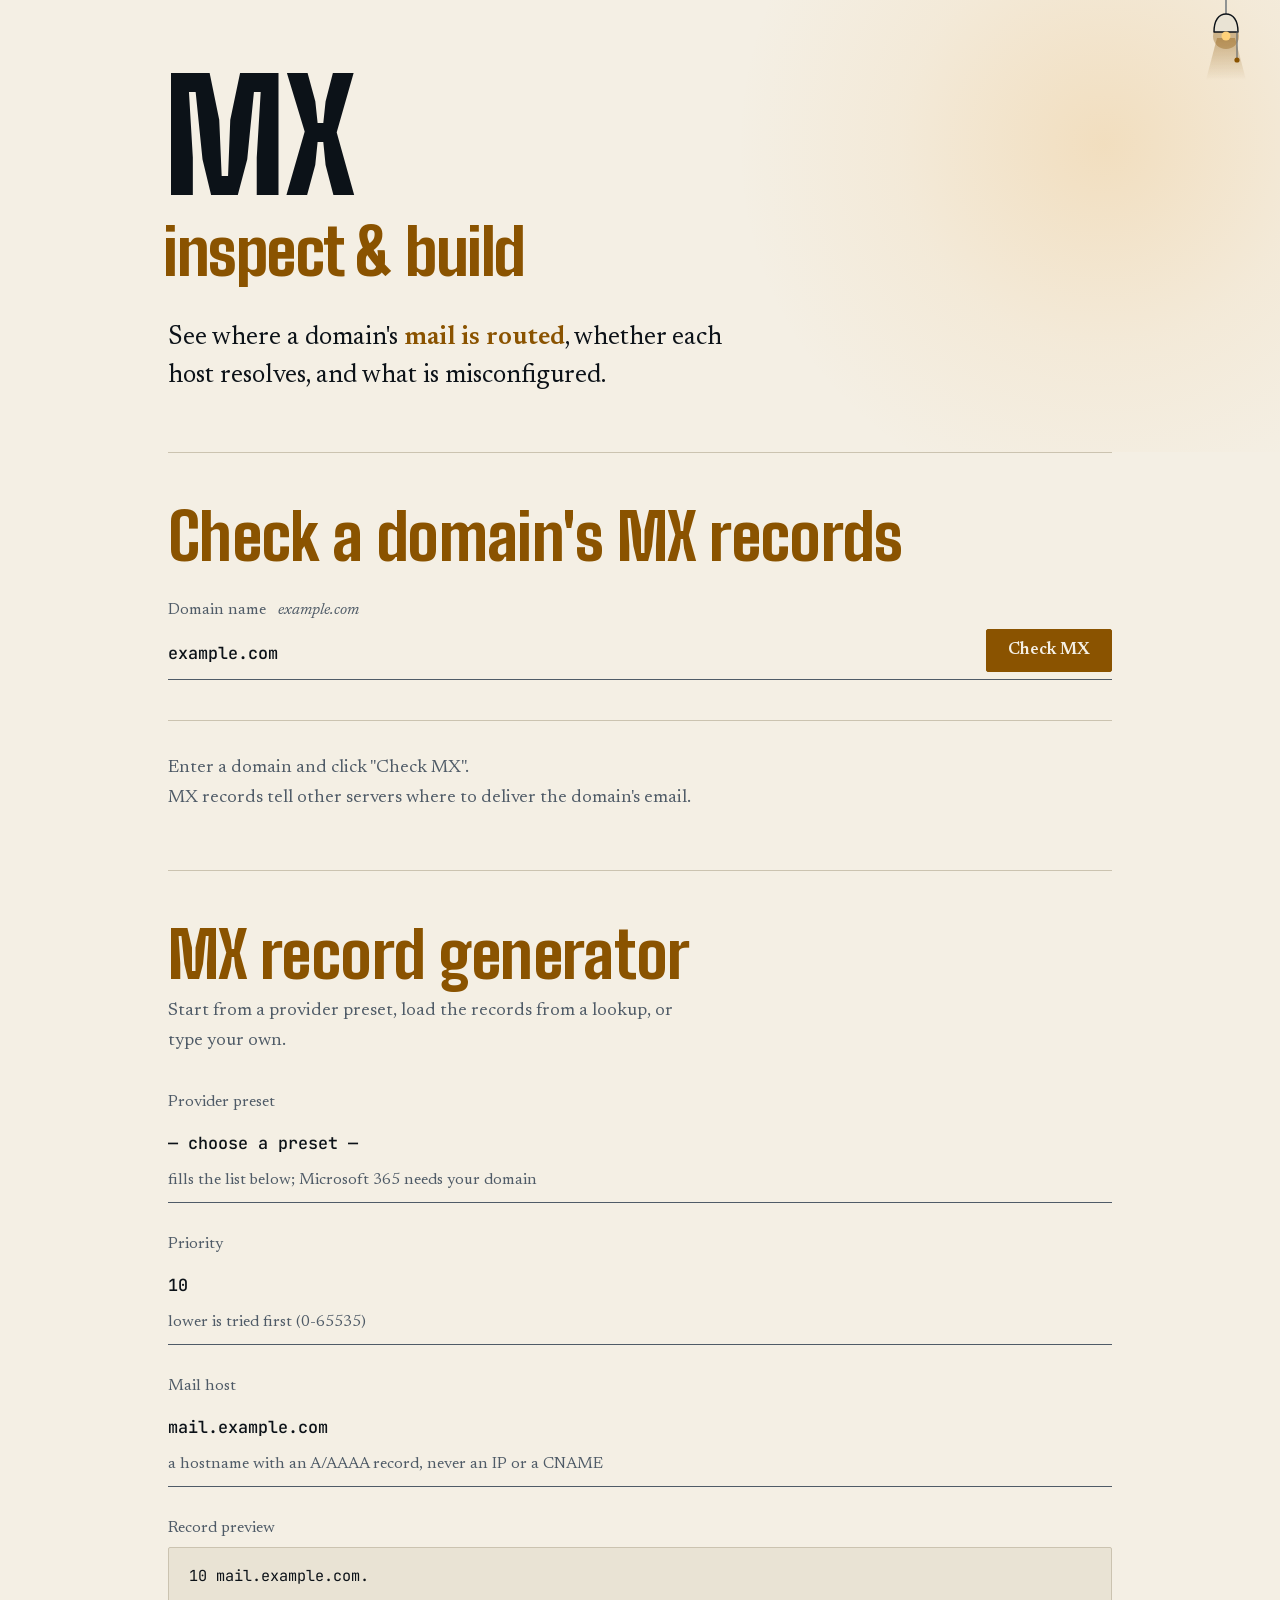
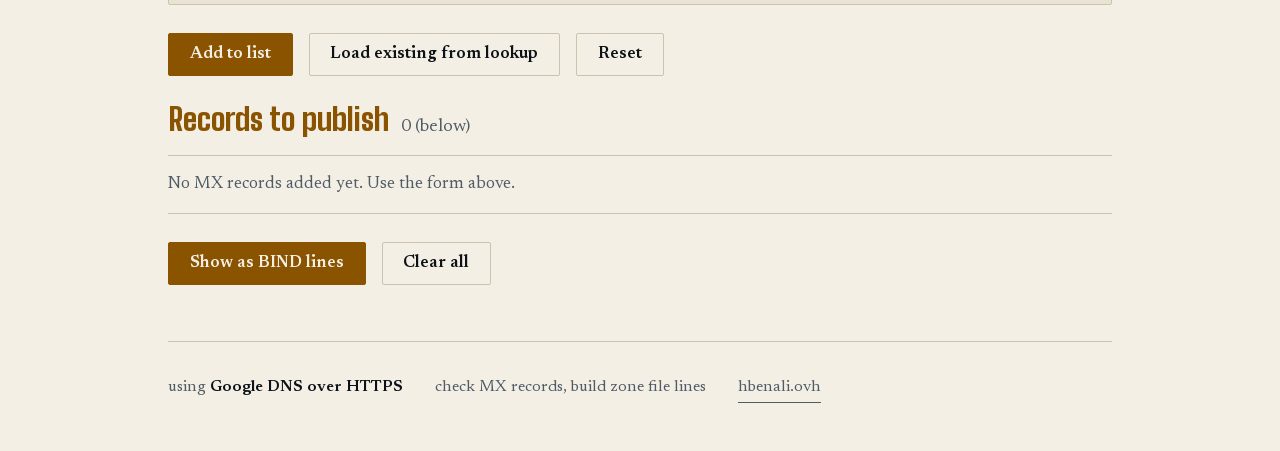
<file: index.html>
<!DOCTYPE html>
<html lang="en">
<head>
  <meta charset="UTF-8">
  <meta name="viewport" content="width=device-width, initial-scale=1.0">
  <title>MX Checker — DNS MX Record Inspector</title>
  <meta name="description" content="Free MX record checker. Look up a domain's mail exchangers, see priorities and whether each mail host resolves, detect the mail provider, and catch null MX, CNAME and duplicate-priority mistakes.">
  <meta name="robots" content="index, follow">
  <link rel="canonical" href="https://mx.hbenali.ovh/">

  <!-- Security (static hosting: no custom HTTP headers, so CSP/referrer are set here; X-Frame-Options/X-Content-Type-Options need a real header and aren't achievable via meta) -->
  <meta http-equiv="Content-Security-Policy" content="default-src 'self'; script-src 'self'; style-src 'self'; font-src 'self'; img-src 'self' data:; connect-src 'self' https://dns.google; object-src 'none'; base-uri 'self'; form-action 'self'">
  <meta name="referrer" content="strict-origin-when-cross-origin">

  <!-- Open Graph -->
  <meta property="og:type" content="website">
  <meta property="og:title" content="MX Checker — DNS MX Record Inspector">
  <meta property="og:description" content="Inspect any domain's MX records, mail host resolution and common mail-routing mistakes.">
  <meta property="og:url" content="https://mx.hbenali.ovh/">
  <meta property="og:site_name" content="MX Checker">
  <meta property="og:locale" content="en_US">
  <meta property="og:image" content="https://mx.hbenali.ovh/favicon.svg">
  <meta property="og:image:type" content="image/svg+xml">

  <!-- Twitter Card -->
  <meta name="twitter:card" content="summary">
  <meta name="twitter:title" content="MX Checker — DNS MX Record Inspector">
  <meta name="twitter:description" content="Inspect any domain's MX records, mail host resolution and common mail-routing mistakes.">
  <meta name="twitter:image" content="https://mx.hbenali.ovh/favicon.svg">

  <!-- SVG Favicon -->
  <link rel="icon" type="image/svg+xml" href="/favicon.svg">
  <link rel="alternate icon" href="/favicon.ico">
  <link rel="apple-touch-icon" href="/apple-touch-icon.png">
  <meta name="color-scheme" content="dark light">
  <meta name="theme-color" content="#0c1218" media="(prefers-color-scheme: dark)">
  <meta name="theme-color" content="#f4efe4" media="(prefers-color-scheme: light)">
  <link rel="manifest" href="/manifest.json">
  <meta name="mobile-web-app-capable" content="yes">
  <meta name="apple-mobile-web-app-capable" content="yes">
  <meta name="apple-mobile-web-app-status-bar-style" content="black-translucent">
  <meta name="apple-mobile-web-app-title" content="MX Checker">

  <!-- dns.google is only hit on-demand after a lookup -->
  <link rel="dns-prefetch" href="https://dns.google">

  <!-- Structured data -->
  <script type="application/ld+json">
  {
    "@context": "https://schema.org",
    "@graph": [
      {
        "@type": "WebSite",
        "url": "https://mx.hbenali.ovh/",
        "name": "MX Checker",
        "description": "Free MX record checker for inspecting DNS mail exchanger records.",
        "potentialAction": {
          "@type": "SearchAction",
          "target": "https://mx.hbenali.ovh/?domain={search_term_string}",
          "query-input": "required name=search_term_string"
        }
      },
      {
        "@type": "WebApplication",
        "name": "MX Checker",
        "url": "https://mx.hbenali.ovh/",
        "applicationCategory": "UtilitiesApplication",
        "operatingSystem": "Any",
        "description": "Check any domain's MX records, resolve its mail hosts and generate BIND MX lines.",
        "offers": {
          "@type": "Offer",
          "price": "0",
          "priceCurrency": "USD"
        }
      }
    ]
  }
  </script>


  <link rel="preload" href="/fonts/big-shoulders-latin-wght.woff2" as="font" type="font/woff2" crossorigin>
  <link rel="preload" href="/fonts/newsreader-latin-wght.woff2" as="font" type="font/woff2" crossorigin>
  <script src="/theme.js"></script>
  <link rel="stylesheet" href="/site.css">
</head>

<body>
<a class="skip" href="#domainInput">Skip to the tool</a>
<header class="hero">
  <div class="wrap">
    <h1 class="display">
      <span class="line"><span>MX</span></span>
      <span class="line"><span>inspect &amp; build</span></span>
    </h1>
    <p class="lead">See where a domain's <strong>mail is routed</strong>, whether each host resolves, and what is misconfigured.</p>
  </div>
</header>

<main>
  <section class="block wrap" aria-labelledby="lookupTitle">
    <h2 class="block-title" id="lookupTitle">Check a domain's MX records</h2>

    <div class="field input-group">
      <label for="domainInput">
        <span>Domain name</span>
        <i>example.com</i>
      </label>
      <div class="field-row domain-input-wrapper">
        <input type="text" id="domainInput" placeholder="e.g. example.com" value="example.com" spellcheck="false" autocomplete="off">
        <button class="btn" id="checkBtn">
          <span id="btnText">Check MX</span>
          <span id="btnLoader" hidden></span>
        </button>
      </div>
    </div>

    <div class="result-area" id="resultContainer" aria-live="polite">
      <div class="state empty empty-state" id="placeholderState">
        <p>Enter a domain and click "Check MX".<br>MX records tell other servers where to deliver the domain's email.</p>
      </div>
      <div id="recordsContainer" hidden></div>
      <div id="errorContainer" hidden></div>
    </div>
  </section>

  <section class="block wrap generator-section" aria-labelledby="genTitle">
    <h2 class="block-title" id="genTitle">MX record generator</h2>
    <p class="block-note">Start from a provider preset, load the records from a lookup, or type your own.</p>
    <div class="gen-grid">
      <div class="gen-row">
        <label class="gen-label" for="genPreset">Provider preset</label>
        <select id="genPreset"></select>
        <span class="hint">fills the list below; Microsoft 365 needs your domain</span>
      </div>
      <div class="gen-row">
        <label class="gen-label" for="genPref">Priority</label>
        <input type="number" id="genPref" min="0" max="65535" value="10" inputmode="numeric">
        <span class="hint">lower is tried first (0-65535)</span>
      </div>
      <div class="gen-row">
        <label class="gen-label" for="genHost">Mail host</label>
        <input type="text" id="genHost" placeholder="mail.example.com" value="mail.example.com" spellcheck="false" autocomplete="off">
        <span class="hint">a hostname with an A/AAAA record, never an IP or a CNAME</span>
      </div>
      <div class="field-error" id="genError" role="alert"></div>

      <div>
        <div class="preview-label">Record preview</div>
        <div class="preview" id="generatedPreview"></div>
      </div>

      <div class="actions">
        <button id="addRecordBtn" class="btn">Add to list</button>
        <button id="loadExistingBtn" class="btn quiet">Load existing from lookup</button>
        <button id="clearGenBtn" class="btn quiet">Reset</button>
      </div>
      <div class="field-error" id="loadExistingHint" role="status">No existing records loaded yet — run a lookup above first.</div>

      <div>
        <div class="pub-head">
          <h3>Records to publish</h3>
          <span><span id="recordCount">0</span> (below)</span>
        </div>
        <ul id="generatedList" class="gen-list"></ul>
      </div>
      <div class="actions">
        <button id="generateBindText" class="btn">Show as BIND lines</button>
        <button id="clearAllRecords" class="btn quiet">Clear all</button>
      </div>
      <div id="bindOutput" class="preview bind-output" aria-live="polite"></div>
    </div>
  </section>
</main>

<div class="foot">
  <footer>
    <span>using <strong>Google DNS over HTTPS</strong></span>
    <span>check MX records, build zone file lines</span>
    <a href="https://hbenali.ovh" target="_blank" rel="noopener noreferrer">hbenali.ovh</a>
  </footer>
</div>

<script src="/app.js" defer></script>
</body>
</html>
</file>
<file: site.css>
/* mx.hbenali.ovh: one stylesheet for every page. Dark editorial design system shared with hbenali.ovh.
   Fonts are self-hosted (see fonts/README.md). */

@font-face { font-family: 'Big Shoulders'; font-style: normal; font-weight: 600 900; font-display: swap; src: url('fonts/big-shoulders-latin-wght.woff2') format('woff2'); }
@font-face { font-family: 'Newsreader'; font-style: normal; font-weight: 200 800; font-display: swap; src: url('fonts/newsreader-latin-wght.woff2') format('woff2'); }
@font-face { font-family: 'Newsreader'; font-style: italic; font-weight: 200 800; font-display: swap; src: url('fonts/newsreader-italic-latin-wght.woff2') format('woff2'); }
@font-face { font-family: 'JetBrains Mono'; font-style: normal; font-weight: 100 800; font-display: swap; src: url('fonts/jetbrains-mono-latin-wght.woff2') format('woff2'); }

:root {
    --ink: #0c1218;
    --slate: #17212b;
    --line: #263341;
    --bone: #e7e1d3;
    --mist: #8e9aa6;
    --sodium: #e9a23b;
    --verdigris: #5db7a0;
    --fail: #e5776f;
    --glow: rgba(233, 162, 59, 0.2);
    --glow-soft: rgba(233, 162, 59, 0.06);

    --display: 'Big Shoulders', 'Arial Narrow', Impact, sans-serif;
    --serif: 'Newsreader', Georgia, serif;
    --mono: 'JetBrains Mono', ui-monospace, monospace;

    --gutter: clamp(1.5rem, 4vw, 2.5rem);
    color-scheme: dark;
}

/* Light: follows the system setting until the lamp (theme.js) is used. Dark above is the default and the identity.
   Contrast on --ink (page) / --slate (surface): text 16/14.7, muted 6.0/5.4, accent 5.5/4.9, ok 5.2/4.7, fail 5.7/5.1. */
@media (prefers-color-scheme: light) {
    :root:not([data-theme="dark"]) {
        --ink: #f4efe4;
        --slate: #e9e3d4;
        --line: #cbc3b0;
        --bone: #0c1218;
        --mist: #4f5b67;
        --sodium: #8a5300;
        --verdigris: #1b7058;
        --fail: #b3261e;
        --glow: rgba(233, 162, 59, 0.22);
        --glow-soft: rgba(233, 162, 59, 0.07);
        color-scheme: light;
    }
}
:root[data-theme="light"] {
    --ink: #f4efe4;
    --slate: #e9e3d4;
    --line: #cbc3b0;
    --bone: #0c1218;
    --mist: #4f5b67;
    --sodium: #8a5300;
    --verdigris: #1b7058;
    --fail: #b3261e;
    --glow: rgba(233, 162, 59, 0.22);
    --glow-soft: rgba(233, 162, 59, 0.07);
    color-scheme: light;
}

*, *::before, *::after { box-sizing: border-box; margin: 0; padding: 0; }

html { background: var(--ink); }

body {
    min-height: 100vh;
    background: var(--ink);
    color: var(--bone);
    font-family: var(--serif);
    font-size: 1.125rem;
    line-height: 1.7;
    font-optical-sizing: auto;
    -webkit-font-smoothing: antialiased;
    text-rendering: optimizeLegibility;
}

::selection { background: var(--sodium); color: var(--ink); }
:focus-visible { outline: 2px solid var(--sodium); outline-offset: 4px; border-radius: 2px; }

a { color: inherit; }
ul { list-style: none; }
strong { font-weight: 600; }
code { font-family: var(--mono); font-size: 0.85em; background: var(--slate); padding: 0.1em 0.4em; border-radius: 2px; overflow-wrap: anywhere; }
[hidden] { display: none !important; }

.sr-only { position: absolute; width: 1px; height: 1px; overflow: hidden; clip-path: inset(50%); white-space: nowrap; }
.skip { position: fixed; top: 0.75rem; left: 0.75rem; z-index: 60; background: var(--sodium); color: var(--ink); padding: 0.5rem 1rem; transform: translateY(-300%); }
.skip:focus { transform: none; }

/* Underline that draws in on hover and focus. */
.link, footer a, .note a {
    text-decoration: none;
    background-image: linear-gradient(currentColor, currentColor);
    background-repeat: no-repeat;
    background-size: 100% 1px;
    background-position: 0 100%;
    padding-bottom: 2px;
    transition: background-size 0.35s cubic-bezier(0.22, 1, 0.36, 1), color 0.2s;
}
.link:hover, .link:focus-visible, footer a:hover, footer a:focus-visible, .note a:hover, .note a:focus-visible { color: var(--sodium); background-size: 100% 2px; }

.display { font-family: var(--display); font-weight: 800; line-height: 0.86; letter-spacing: -0.01em; }

.wrap { max-width: 64rem; margin: 0 auto; padding-inline: var(--gutter); }

/* Hero */
.hero { position: relative; isolation: isolate; overflow: hidden; padding-block: 4.5rem 3.5rem; }
.hero::before {
    content: ''; position: absolute; z-index: -1; top: -14rem; right: -12rem;
    width: min(46rem, 140vw); aspect-ratio: 1; border-radius: 50%;
    background: radial-gradient(closest-side, var(--glow), var(--glow-soft) 55%, transparent);
    pointer-events: none;
}
.hero h1 { font-size: clamp(4rem, 17vw, 9.5rem); margin-left: -0.03em; }
.hero h1 .line { display: block; overflow: hidden; padding-bottom: 0.05em; }
.hero h1 .line > span { display: block; animation: rise 1.1s cubic-bezier(0.16, 1, 0.3, 1) both; }
.hero h1 .line:nth-child(2) { color: var(--sodium); font-size: 0.42em; line-height: 1; margin-top: 0.15em; }
.hero h1 .line:nth-child(2) > span { animation-delay: 0.13s; }
.hero .lead { margin-top: 2rem; max-width: 40ch; font-size: clamp(1.25rem, 2.4vw, 1.6rem); line-height: 1.5; animation: fade 0.9s 0.5s both; }
.hero .lead strong { color: var(--sodium); font-weight: 600; }

@keyframes rise { from { transform: translateY(108%); } }
@keyframes fade { from { opacity: 0; transform: translateY(12px); } }

/* Sections */
.block { position: relative; padding-block: 3.5rem; }
.block::before { content: ''; position: absolute; top: 0; left: var(--gutter); right: var(--gutter); height: 1px; background: var(--line); }
.block-title { font-family: var(--display); font-weight: 800; font-size: clamp(2.6rem, 7vw, 4rem); line-height: 0.9; letter-spacing: -0.01em; color: var(--sodium); }
.block-note { margin-top: 0.75rem; max-width: 52ch; color: var(--mist); }

/* Fields */
.field { margin-top: 2rem; }
.field label, .gen-label { display: block; color: var(--mist); font-size: 1rem; margin-bottom: 0.3rem; }
.field label i { font-style: italic; margin-left: 0.5rem; }
.field-row { display: flex; align-items: stretch; gap: 1rem; border-bottom: 1px solid var(--mist); transition: border-color 0.2s; }
.field-row:focus-within { border-color: var(--sodium); }
input[type="text"], input[type="number"], select {
    background: none; border: 0; color: var(--bone); border-radius: 0;
    font: 500 1.05rem/1.3 var(--mono); padding: 0.75rem 0; outline: 0; min-width: 0;
}
.field-row input { flex: 1; }
input::placeholder { color: var(--mist); opacity: 0.8; }
select { cursor: pointer; width: 100%; appearance: none; -webkit-appearance: none; }
select option { background: var(--slate); color: var(--bone); }

.btn {
    display: inline-flex; align-items: center; justify-content: center; gap: 0.6rem;
    background: var(--sodium); color: var(--ink); border: 1px solid var(--sodium); padding: 0.55rem 1.3rem;
    font: 600 1.05rem/1.4 var(--serif); border-radius: 2px; cursor: pointer;
    transition: background-color 0.2s, color 0.2s, transform 0.2s;
}
.btn:hover, .btn:focus-visible { background: var(--bone); border-color: var(--bone); transform: translateY(-2px); }
.btn:disabled { opacity: 0.7; cursor: progress; transform: none; }
.btn.quiet { background: none; color: var(--bone); border-color: var(--line); }
.btn.quiet:hover, .btn.quiet:focus-visible { border-color: var(--sodium); color: var(--sodium); background: none; }
.field-row .btn { align-self: center; margin-bottom: 0.4rem; }

.loader { width: 0.9rem; height: 0.9rem; border: 2px solid var(--ink); border-top-color: transparent; border-radius: 50%; animation: spin 0.8s linear infinite; }
@keyframes spin { to { transform: rotate(360deg); } }

/* Result states */
.result-area { margin-top: 2.5rem; }
.state { border-top: 1px solid var(--line); padding-top: 1.5rem; }
.state-title { font-family: var(--display); font-weight: 800; font-size: 1.9rem; line-height: 1.05; }
.state p { margin-top: 0.5rem; max-width: 60ch; color: var(--mist); }
.state p strong { color: var(--bone); }
.state.empty { color: var(--mist); }
.state.warn { border-top-color: var(--sodium); }
.state.warn .state-title { color: var(--sodium); }
.state.ok { border-top-color: var(--verdigris); }
.state.ok .state-title { color: var(--verdigris); }
.state.fail { border-top-color: var(--fail); }
.state.fail .state-title { color: var(--fail); }
.state.fail p { color: var(--bone); }
.badge-domain { font: 500 1rem var(--mono); color: var(--bone); overflow-wrap: anywhere; display: block; margin-top: 0.5rem; }

.record-list { margin-top: 1.25rem; }
.record-item { display: flex; flex-wrap: wrap; align-items: baseline; gap: 0.3rem 1.25rem; border-top: 1px solid var(--line); padding: 0.9rem 0; font: 0.95rem/1.5 var(--mono); }
.record-item:last-child { border-bottom: 1px solid var(--line); }
.flag-tag { color: var(--sodium); }
.flag-tag .k { font-family: var(--serif); color: var(--mist); font-size: 1rem; margin-right: 0.4rem; }
.record-value { overflow-wrap: anywhere; min-width: 0; }
.count { margin-top: 0.75rem; color: var(--mist); font-size: 1rem; }

/* Generator */
.gen-grid { margin-top: 2rem; display: grid; gap: 1.75rem; }
.gen-row { border-bottom: 1px solid var(--mist); transition: border-color 0.2s; position: relative; }
.gen-row:focus-within { border-color: var(--sodium); }
.gen-row .hint { color: var(--mist); font-size: 1rem; display: block; padding-bottom: 0.5rem; }
.gen-row.v { border-bottom: 0; }
.value-input-wrapper { position: relative; border-bottom: 1px solid var(--mist); transition: border-color 0.2s; }
.value-input-wrapper:focus-within { border-color: var(--sodium); }
.value-input-wrapper input { width: 100%; }

.suggestions-dropdown {
    display: none; position: absolute; z-index: 20; left: 0; right: 0; top: 100%;
    max-height: 14rem; overflow-y: auto; background: var(--slate); border: 1px solid var(--line); border-radius: 2px;
    font: 0.95rem/1.4 var(--mono);
}
.suggestions-dropdown div { padding: 0.55rem 0.9rem; cursor: pointer; border-bottom: 1px solid var(--line); overflow-wrap: anywhere; }
.suggestions-dropdown div:last-child { border-bottom: 0; }
.suggestions-dropdown div:hover, .suggestions-dropdown div.active { background: var(--ink); color: var(--sodium); }

.field-error { display: none; color: var(--fail); font-size: 1rem; }
.field-error.visible { display: block; }
#loadExistingHint.visible { color: var(--sodium); }

.preview { font: 0.95rem/1.6 var(--mono); background: var(--slate); border: 1px solid var(--line); border-radius: 2px; padding: 1rem 1.25rem; overflow-wrap: anywhere; }
.preview-label { color: var(--mist); font-size: 1rem; margin-bottom: 0.3rem; }

.actions { display: flex; flex-wrap: wrap; gap: 0.75rem 1rem; }
.pub-head { display: flex; align-items: baseline; gap: 0.75rem; flex-wrap: wrap; }
.pub-head h3 { font-family: var(--display); font-weight: 800; font-size: 1.9rem; line-height: 1.05; color: var(--sodium); }
.pub-head span { color: var(--mist); }
.gen-list { margin-top: 0.75rem; }
.gen-list li { display: flex; align-items: center; gap: 1rem; border-top: 1px solid var(--line); padding: 0.4rem 0; font: 0.95rem/1.5 var(--mono); }
.gen-list li:last-child { border-bottom: 1px solid var(--line); }
.gen-list li.none { font: inherit; font-family: var(--serif); font-size: 1.05rem; color: var(--mist); padding: 0.9rem 0; }
.gen-list li span { flex: 1; overflow-wrap: anywhere; min-width: 0; }
.remove-record { background: none; border: 1px solid transparent; color: var(--fail); font: 1.4rem/1 var(--serif); cursor: pointer; padding: 0.35rem 0.7rem; border-radius: 2px; }
.remove-record:hover { border-color: var(--fail); }
.bind-output { display: none; margin-top: 1rem; white-space: pre-wrap; overflow-wrap: anywhere; }

/* Footer */
footer { color: var(--mist); font-size: 1rem; }
.foot { max-width: 64rem; margin: 0 auto; padding: 0 var(--gutter) 3rem; }
.foot > footer { border-top: 1px solid var(--line); padding-top: 2rem; display: flex; flex-wrap: wrap; gap: 0.5rem 2rem; }
.foot strong { color: var(--bone); }

/* 404 */
.nf { min-height: 100vh; display: flex; flex-direction: column; justify-content: center; padding-block: 4rem; position: relative; isolation: isolate; overflow: hidden; }
.nf::before {
    content: ''; position: absolute; z-index: -1; top: -12rem; right: -10rem; width: min(40rem, 140vw); aspect-ratio: 1; border-radius: 50%;
    background: radial-gradient(closest-side, var(--glow), var(--glow-soft) 55%, transparent);
}
.nf-code { font-size: clamp(9rem, 34vw, 22rem); color: var(--sodium); }
.nf h1 { font-size: clamp(2.8rem, 7vw, 5rem); margin-top: 0.5rem; }
.nf .nf-lead { margin-top: 1rem; max-width: 40ch; color: var(--mist); font-size: 1.3rem; }
.nf-links { margin-top: 2rem; display: flex; flex-wrap: wrap; gap: 0.75rem 2rem; font-size: 1.25rem; }
.nf-search { margin-top: 3rem; max-width: 30rem; }

@media (prefers-reduced-motion: reduce) {
    *, *::before, *::after { animation-duration: 0.01ms !important; animation-delay: 0s !important; transition-duration: 0.01ms !important; }
}

/* ---- Theme lamp: pull-cord switch (see theme.js). Lamp on = light theme. ---- */
.theme-lamp {
    position: absolute; /* scrolls away with the page; fixed on pages with a fixed bar, see below */
    top: 0;
    inset-inline-end: clamp(0.75rem, 3vw, 2rem);
    z-index: 1000;
    display: block;
    width: 2.75rem;
    height: 5.25rem;
    padding: 0;
    border: 0;
    background: none;
    cursor: pointer;
    -webkit-tap-highlight-color: transparent;
}
/* Pages with a fixed top bar or fixed top-right controls: the lamp stays visible and the bar
   reserves room for it (lamp offset + lamp width + gap), so it never covers a link. */
html:has(.bar-inner) .theme-lamp,
html:has(.controls) .theme-lamp { position: fixed; }
.bar-inner { padding-inline-end: calc(clamp(0.75rem, 3vw, 2rem) + 2.75rem + 0.75rem); }
.controls { right: calc(clamp(0.75rem, 3vw, 2rem) + 2.75rem + 0.75rem); }
.theme-lamp svg { display: block; width: 100%; height: 100%; overflow: visible; pointer-events: none; }
.lamp-wire { stroke: var(--mist); stroke-width: 1.2; }
.lamp-shade { fill: var(--slate); stroke: var(--bone); stroke-width: 1.4; stroke-linejoin: round; }
.lamp-bulb { fill: var(--line); transition: fill 0.4s; }
.lamp-halo { fill: var(--sodium); opacity: 0; transition: opacity 0.5s; }
.lamp-cone { fill: url(#lamp-cone); opacity: 0; transition: opacity 0.5s; }
.lamp-stop-a { stop-color: var(--sodium); stop-opacity: 0.38; }
.lamp-stop-b { stop-color: var(--sodium); stop-opacity: 0; }
.lamp-cord { stroke: var(--mist); stroke-width: 1; }
.lamp-bead { fill: var(--sodium); }
.theme-lamp[data-on="true"] .lamp-bulb { fill: #ffd27a; }
.theme-lamp[data-on="true"] .lamp-halo { opacity: 0.35; }
.theme-lamp[data-on="true"] .lamp-cone { opacity: 1; }
.lamp-swing { transform-box: view-box; transform-origin: 22px 0; animation: lamp-swing 0.9s ease-out; }
.lamp-pull { animation: lamp-pull 0.45s cubic-bezier(0.3, 1.6, 0.5, 1); }
@keyframes lamp-swing { 20% { transform: rotate(-5deg); } 45% { transform: rotate(3.5deg); } 70% { transform: rotate(-1.5deg); } }
@keyframes lamp-pull { 35% { transform: translateY(10px); } }

/* The theme switch is a plain cross-fade of the whole page. */
html.theme-vt::view-transition-old(root) { animation: 0.45s ease both lamp-fade-out; }
html.theme-vt::view-transition-new(root) { animation: 0.45s ease both lamp-fade-in; }
@keyframes lamp-fade-out { to { opacity: 0; } }
@keyframes lamp-fade-in { from { opacity: 0; } }

@media (prefers-reduced-motion: reduce) {
    .lamp-swing, .lamp-pull { animation: none; }
    .lamp-bulb, .lamp-halo, .lamp-cone { transition: none; }
}

/* ---- MX checker ---- */
.gen-row input, .gen-row select { width: 100%; }
input[type="number"] { -moz-appearance: textfield; appearance: none; -webkit-appearance: none; }
input[type="number"]::-webkit-inner-spin-button, input[type="number"]::-webkit-outer-spin-button { -webkit-appearance: none; margin: 0; }
.mx-item { border-top: 1px solid var(--line); padding: 0.9rem 0; }
.mx-item:last-child { border-bottom: 1px solid var(--line); }
.mx-head { display: flex; flex-wrap: wrap; align-items: baseline; gap: 0.3rem 1.25rem; font: 0.95rem/1.5 var(--mono); }
.mx-host { overflow-wrap: anywhere; min-width: 0; }
.mx-role { color: var(--mist); font-family: var(--serif); font-size: 1rem; }
.mx-addrs { margin-top: 0.3rem; font: 0.85rem/1.6 var(--mono); color: var(--mist); overflow-wrap: anywhere; }
.mx-addrs .bad { color: var(--fail); }
.checks { margin-top: 1.5rem; }
.checks li { display: flex; gap: 0.9rem; align-items: baseline; border-top: 1px solid var(--line); padding: 0.55rem 0; }
.checks li:last-child { border-bottom: 1px solid var(--line); }
.chk { flex: none; min-width: 3.2rem; font: 600 0.75rem/1.6 var(--mono); letter-spacing: 0.05em; text-transform: uppercase; }
.chk.pass { color: var(--verdigris); }
.chk.warn { color: var(--sodium); }
.chk.fail { color: var(--fail); }
.chk.info { color: var(--mist); }
.provider { margin-top: 0.75rem; color: var(--mist); }
.provider strong { color: var(--bone); }
</file>
